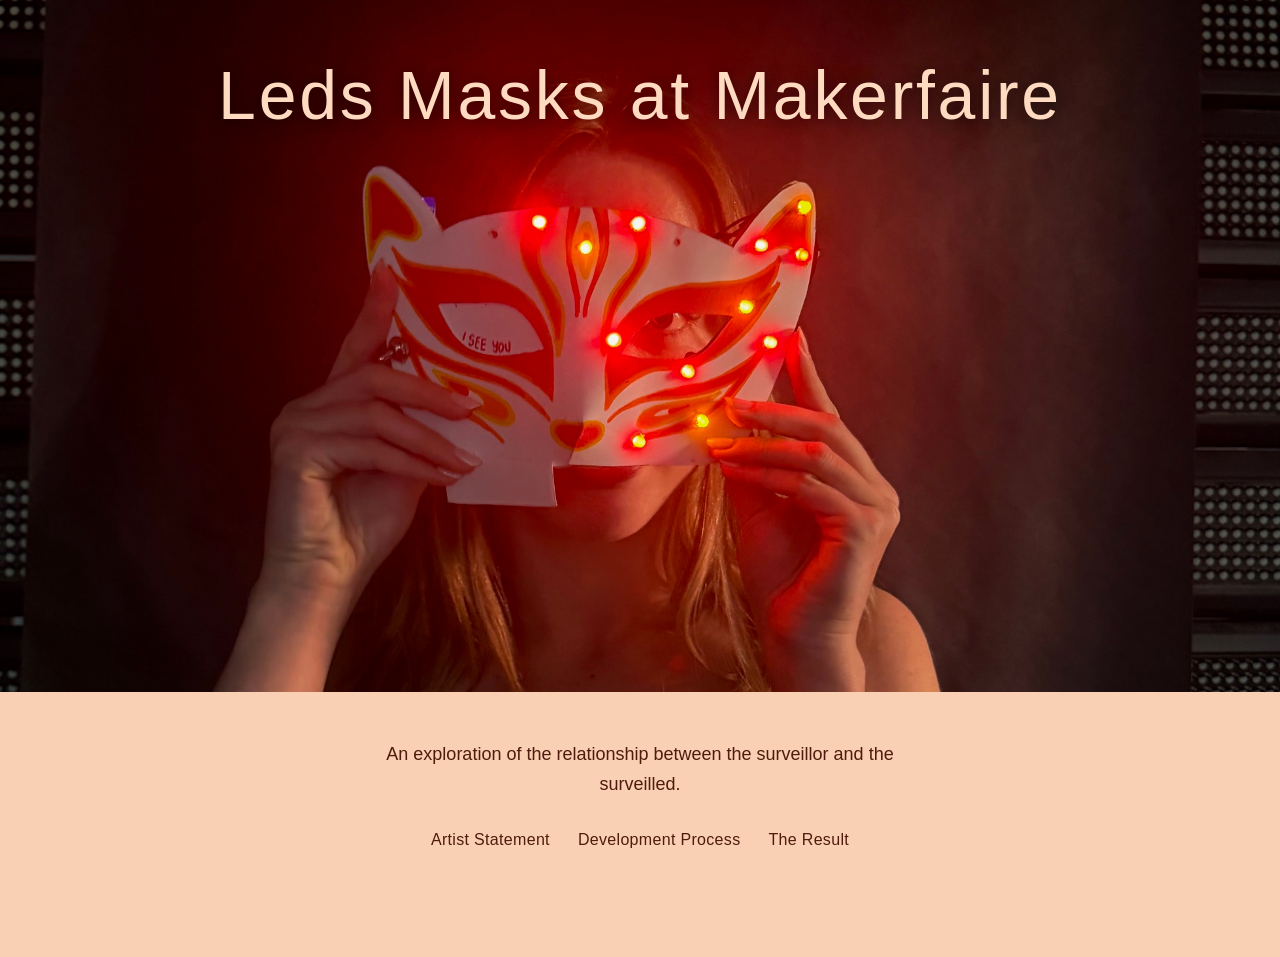
<file: index.html>
<!DOCTYPE html>
<html lang="en">
<head>
  <meta charset="UTF-8">
  <meta name="viewport" content="width=device-width, initial-scale=1.0">
  <title>I See You, You See Me</title>
  <link rel="stylesheet" href="style.css?v=14">
</head>
<body>
  <header class="site-header">
    <img class="header-photo" src="images/header.jpg?v=2" alt="">
    <h1><a href="index.html">Leds Masks at Makerfaire</a></h1>
  </header>
  <main>
    <p class="intro">An exploration of the relationship between the surveillor and the surveilled.</p>
    <nav class="site-nav" aria-label="Sections">
      <a href="artist-statement.html">Artist Statement</a>
      <a href="development-process.html">Development Process</a>
      <a href="the-result.html">The Result</a>
    </nav>
  </main>
</body>
</html>
</file>
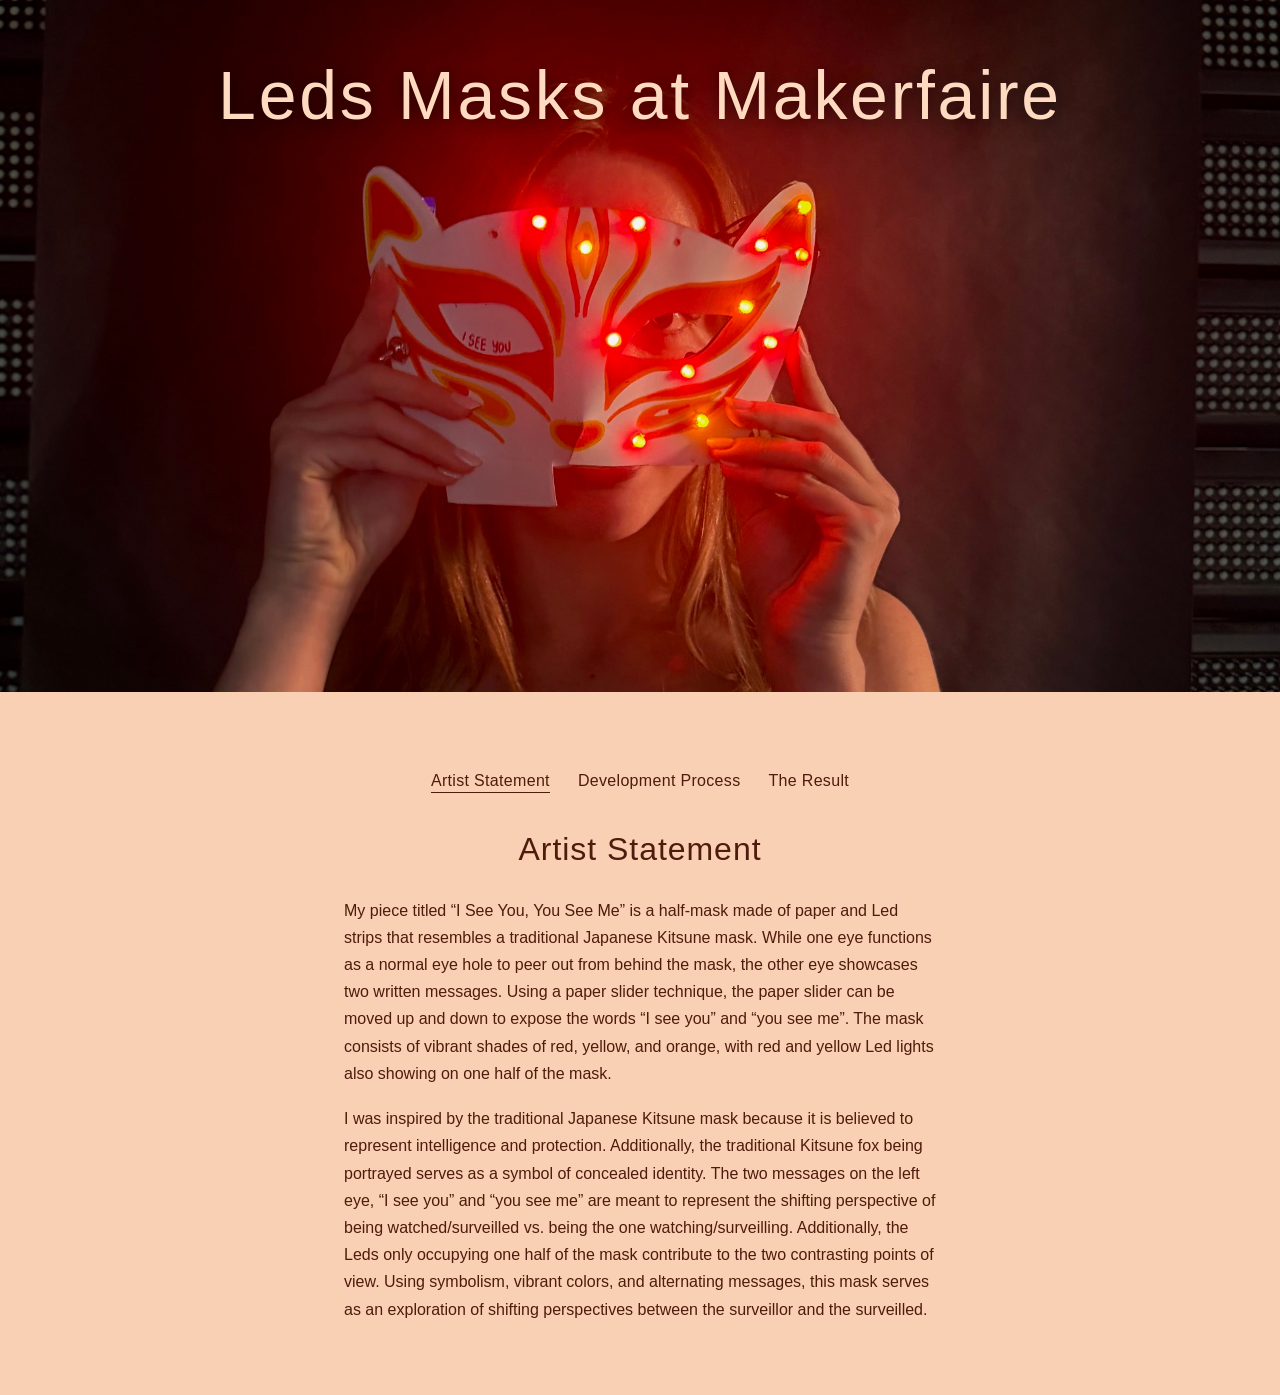
<file: artist-statement.html>
<!DOCTYPE html>
<html lang="en">
<head>
  <meta charset="UTF-8">
  <meta name="viewport" content="width=device-width, initial-scale=1.0">
  <title>Artist Statement — I See You, You See Me</title>
  <link rel="stylesheet" href="style.css?v=14">
</head>
<body>
  <header class="site-header">
    <img class="header-photo" src="images/header.jpg?v=2" alt="">
    <h1><a href="index.html">Leds Masks at Makerfaire</a></h1>
  </header>
  <main>
    <nav class="site-nav" aria-label="Sections">
      <a href="artist-statement.html" aria-current="page">Artist Statement</a>
      <a href="development-process.html">Development Process</a>
      <a href="the-result.html">The Result</a>
    </nav>
    <h2 class="page-title">Artist Statement</h2>
    <div class="statement">
      <p>
        My piece titled “I See You, You See Me” is a half-mask made of paper and Led strips that resembles a traditional
        Japanese Kitsune mask. While one eye functions as a normal eye hole to peer out from behind the mask, the other
        eye showcases two written messages. Using a paper slider technique, the paper slider can be moved up and down to
        expose the words “I see you” and “you see me”. The mask consists of vibrant shades of red, yellow, and orange,
        with red and yellow Led lights also showing on one half of the mask.
      </p>
      <p>
        I was inspired by the traditional Japanese Kitsune mask because it is believed to represent intelligence and
        protection. Additionally, the traditional Kitsune fox being portrayed serves as a symbol of concealed identity.
        The two messages on the left eye, “I see you” and “you see me” are meant to represent the shifting perspective
        of being watched/surveilled vs. being the one watching/surveilling. Additionally, the Leds only occupying one
        half of the mask contribute to the two contrasting points of view. Using symbolism, vibrant colors, and
        alternating messages, this mask serves as an exploration of shifting perspectives between the surveillor and the
        surveilled.
      </p>
    </div>
  </main>
</body>
</html>
</file>
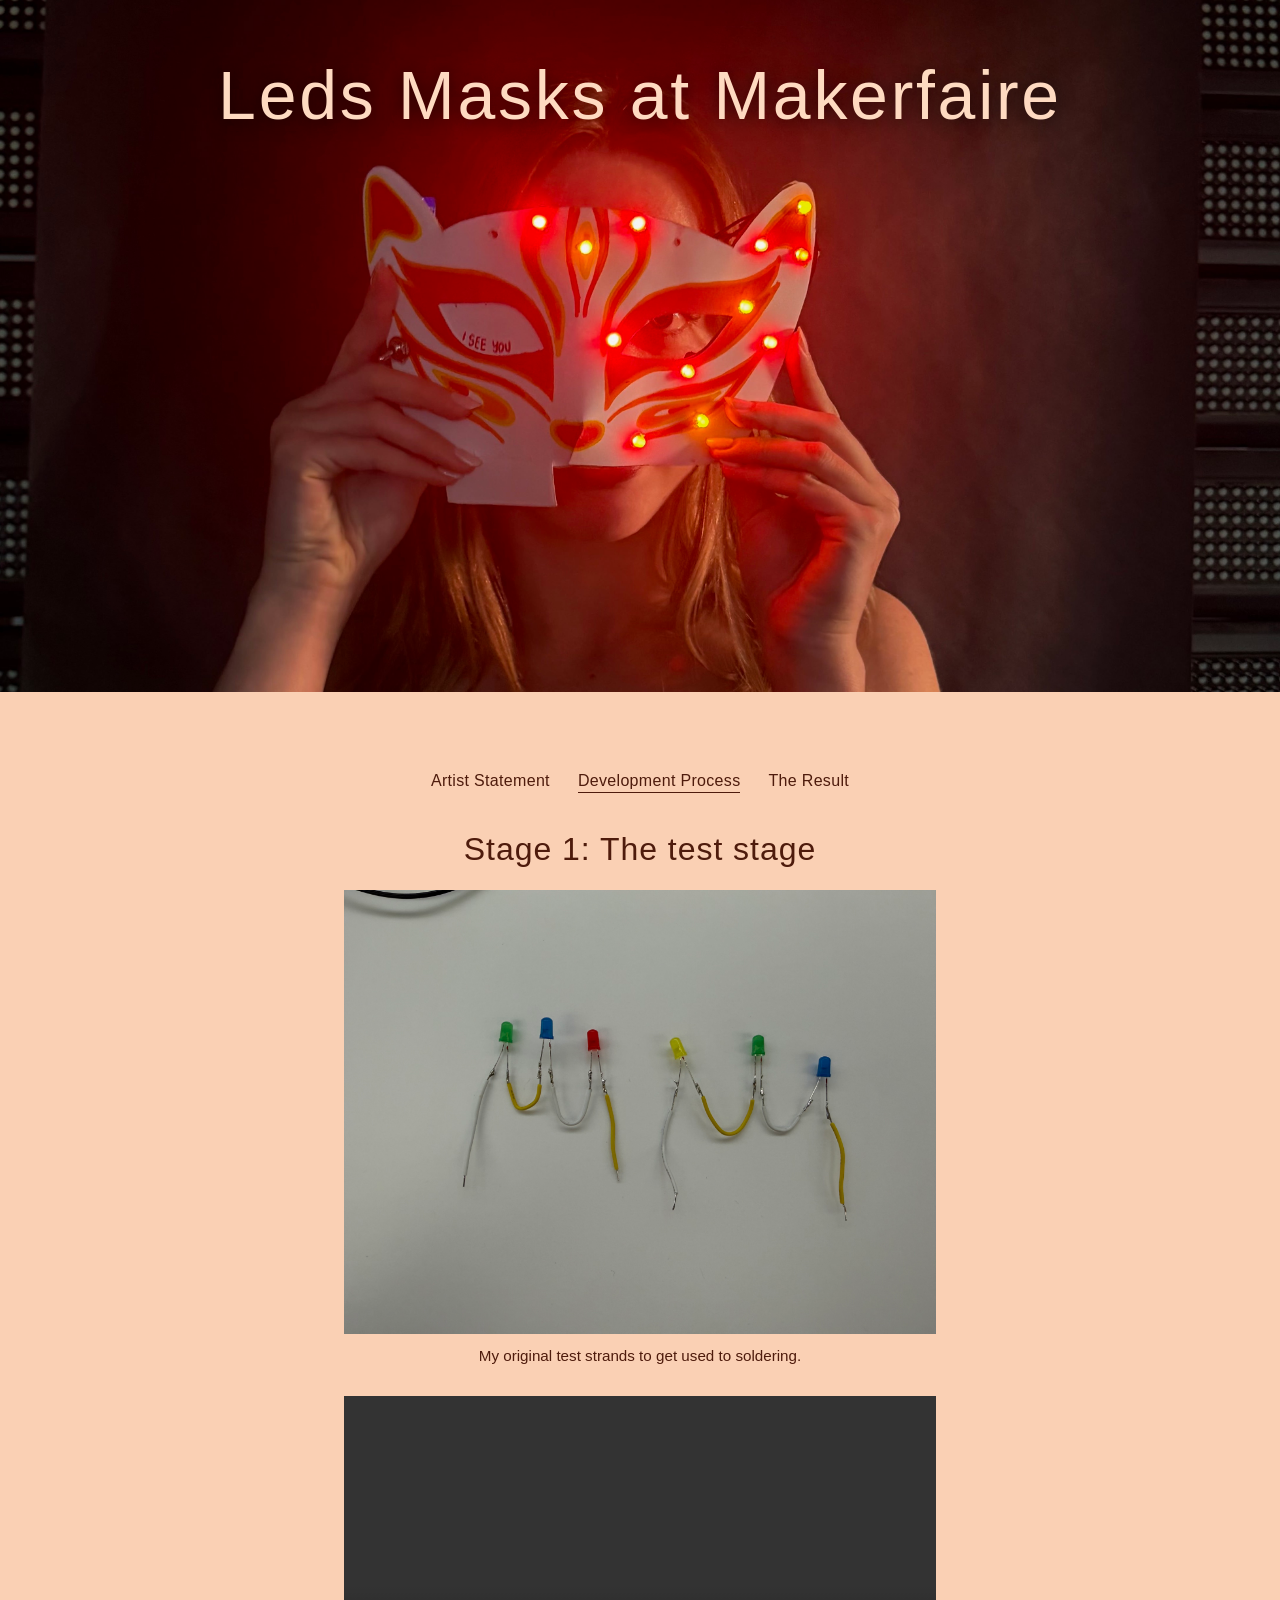
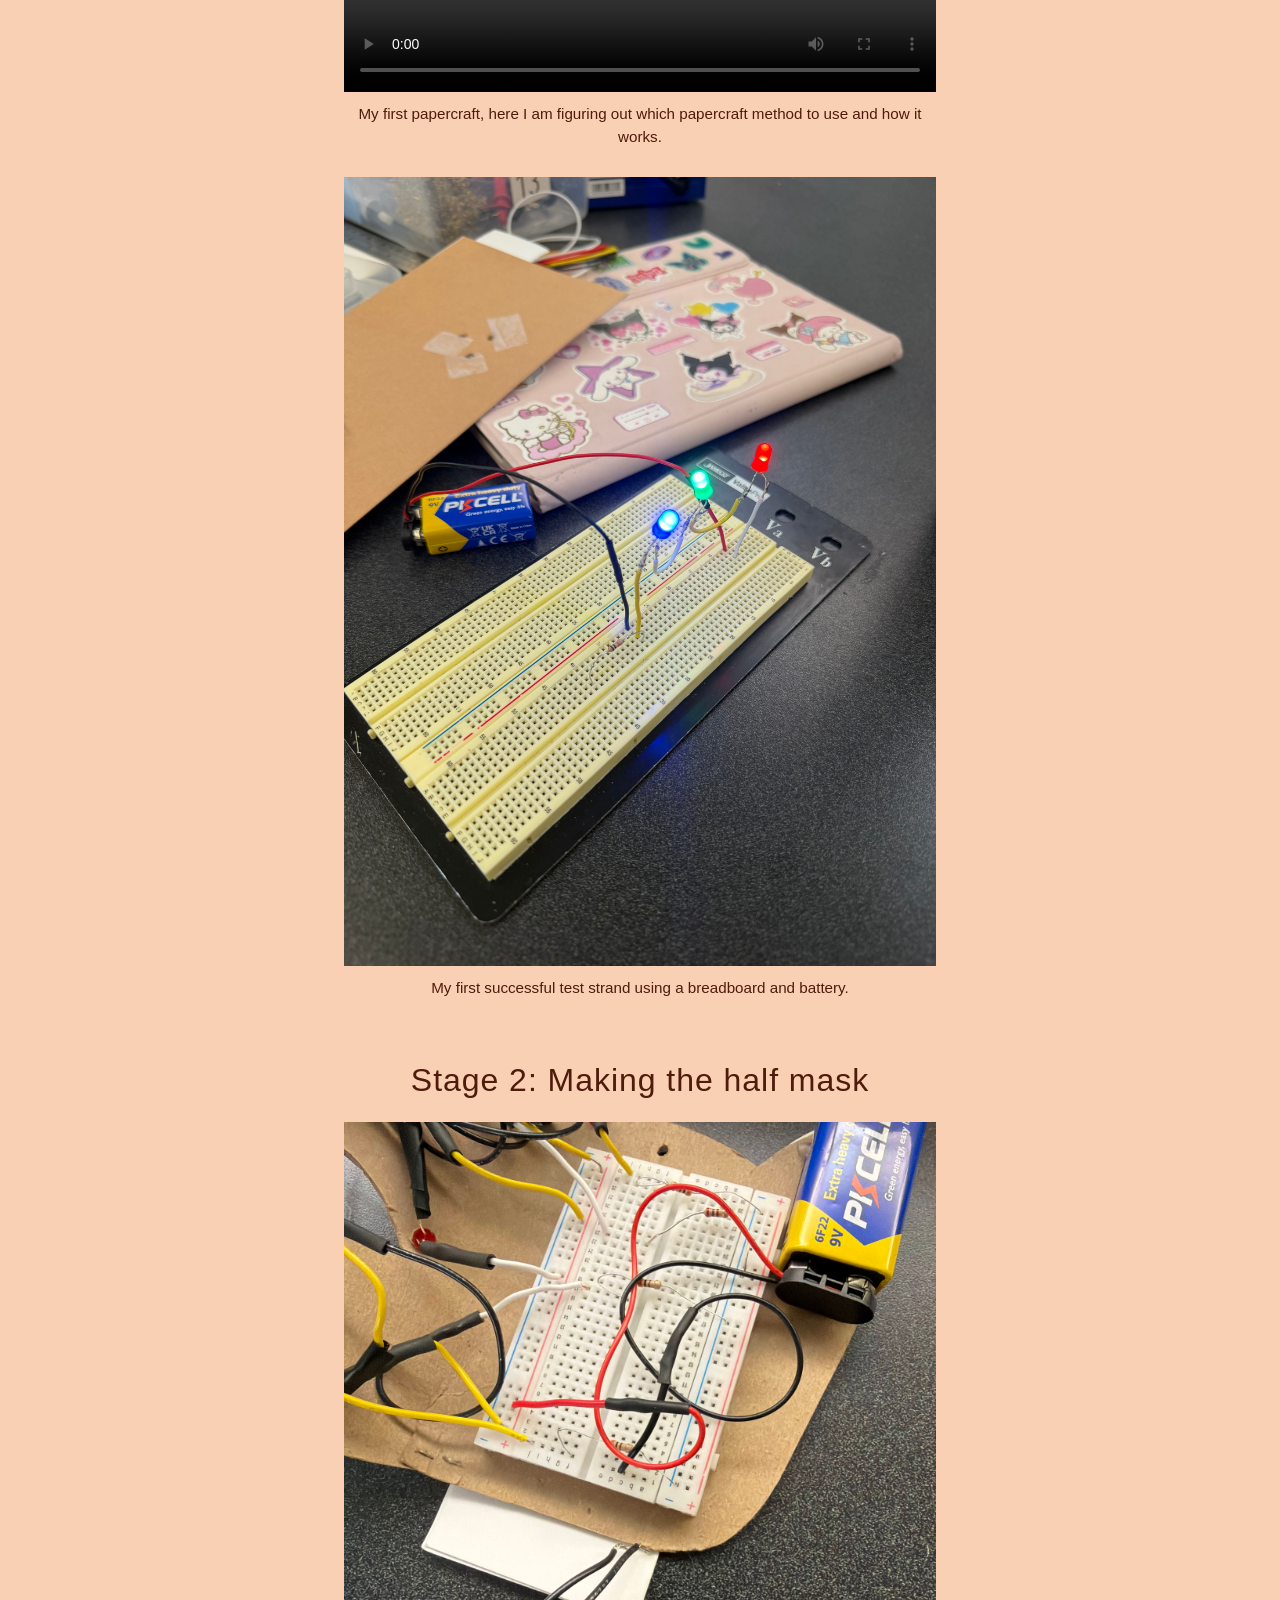
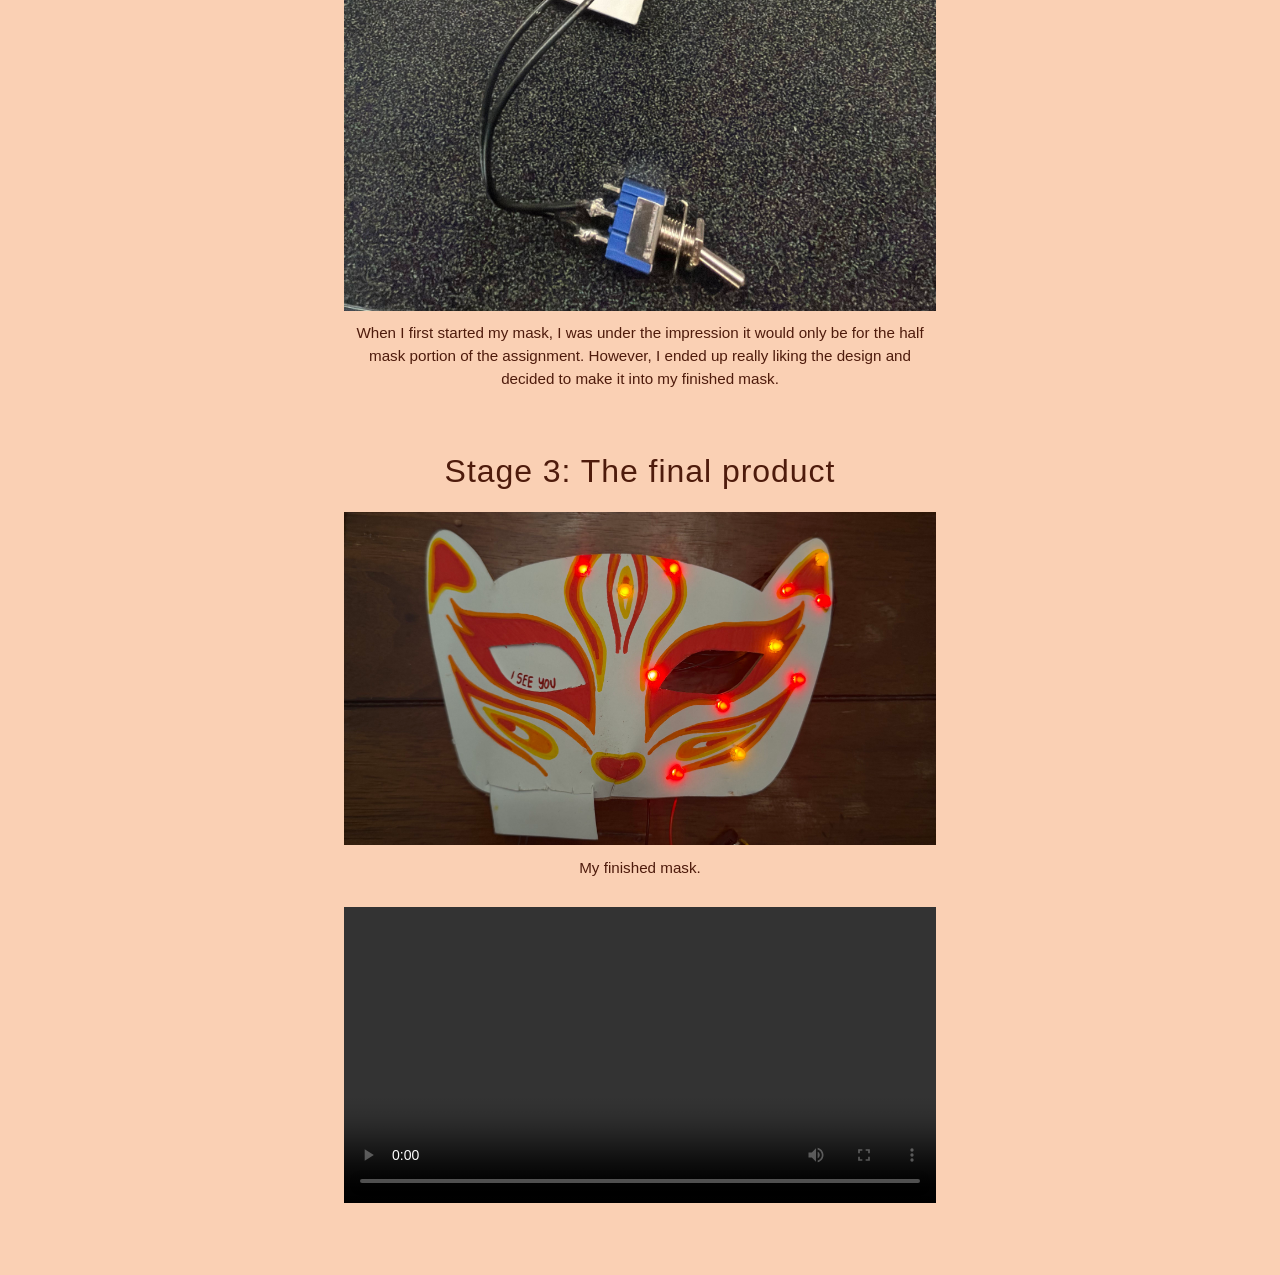
<file: development-process.html>
<!DOCTYPE html>
<html lang="en">
<head>
  <meta charset="UTF-8">
  <meta name="viewport" content="width=device-width, initial-scale=1.0">
  <title>Development Process — I See You, You See Me</title>
  <link rel="stylesheet" href="style.css?v=14">
</head>
<body>
  <header class="site-header">
    <img class="header-photo" src="images/header.jpg?v=2" alt="">
    <h1><a href="index.html">Leds Masks at Makerfaire</a></h1>
  </header>
  <main>
    <nav class="site-nav" aria-label="Sections">
      <a href="artist-statement.html">Artist Statement</a>
      <a href="development-process.html" aria-current="page">Development Process</a>
      <a href="the-result.html">The Result</a>
    </nav>
    <div class="development-process">
      <section class="stage">
        <h2>Stage 1: The test stage</h2>
        <figure class="process-media">
          <img src="images/ledteststrand.jpg" alt="Six colored LEDs with jumper wires, arranged in two groups on a white surface.">
          <figcaption>My original test strands to get used to soldering.</figcaption>
          <video controls playsinline preload="metadata">
            <source src="images/papertest.mp4" type="video/mp4">
            <source src="images/papertest.MOV" type="video/quicktime">
          </video>
          <figcaption>My first papercraft, here I am figuring out which papercraft method to use and how it works.</figcaption>
          <img src="images/teststrandboard.jpg" alt="A breadboard powered by a 9-volt battery, with blue, green, and red LEDs lit.">
          <figcaption>My first successful test strand using a breadboard and battery.</figcaption>
        </figure>
      </section>
      <section class="stage">
        <h2>Stage 2: Making the half mask</h2>
        <figure class="process-media">
          <img src="images/halfmask.jpg" alt="A cardboard half-mask base with a breadboard, battery, and toggle switch wired together.">
          <figcaption>When I first started my mask, I was under the impression it would only be for the half mask portion of the assignment. However, I ended up really liking the design and decided to make it into my finished mask.</figcaption>
        </figure>
      </section>
      <section class="stage">
        <h2>Stage 3: The final product</h2>
        <figure class="process-media">
          <img src="images/finishmask.jpg" alt="A finished kitsune mask with red and yellow LEDs lit.">
          <figcaption>My finished mask.</figcaption>
          <video controls playsinline preload="metadata">
            <source src="images/maskvideo.mp4" type="video/mp4">
          </video>
        </figure>
      </section>
    </div>
  </main>
</body>
</html>
</file>
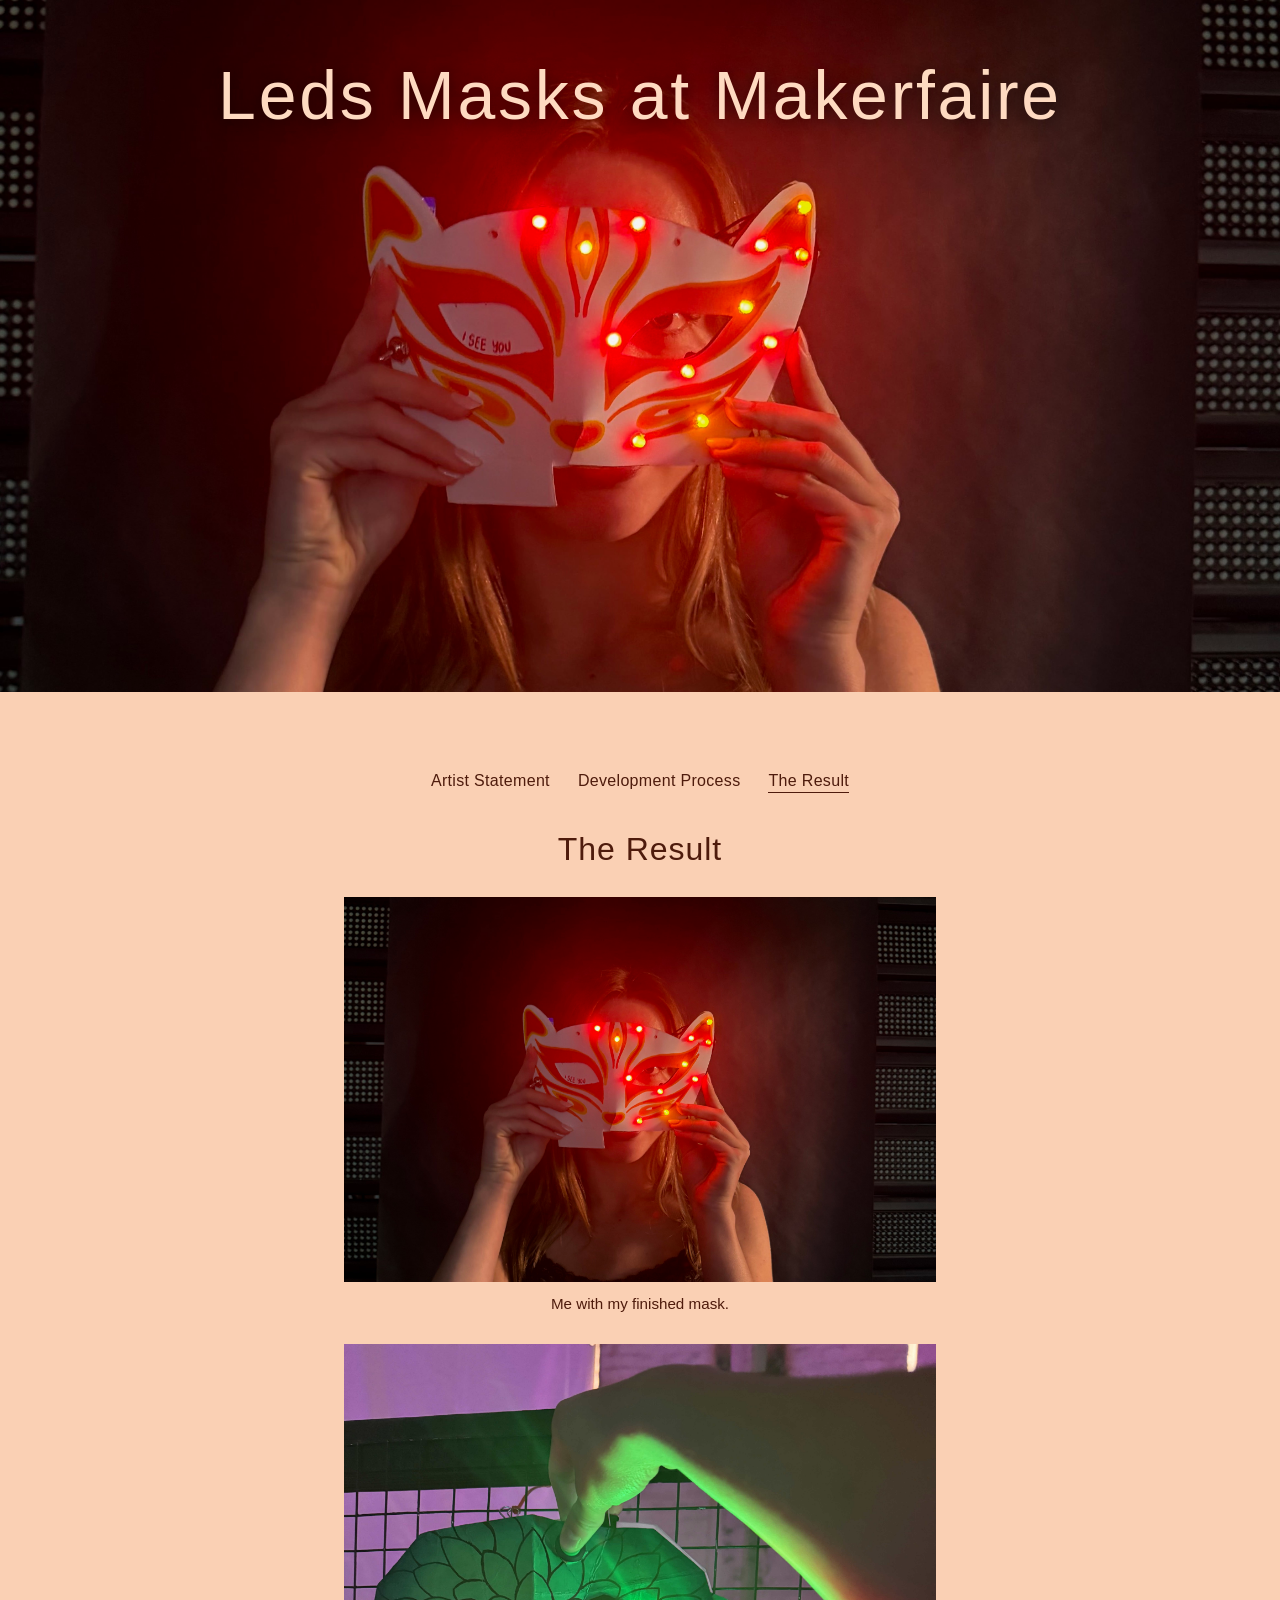
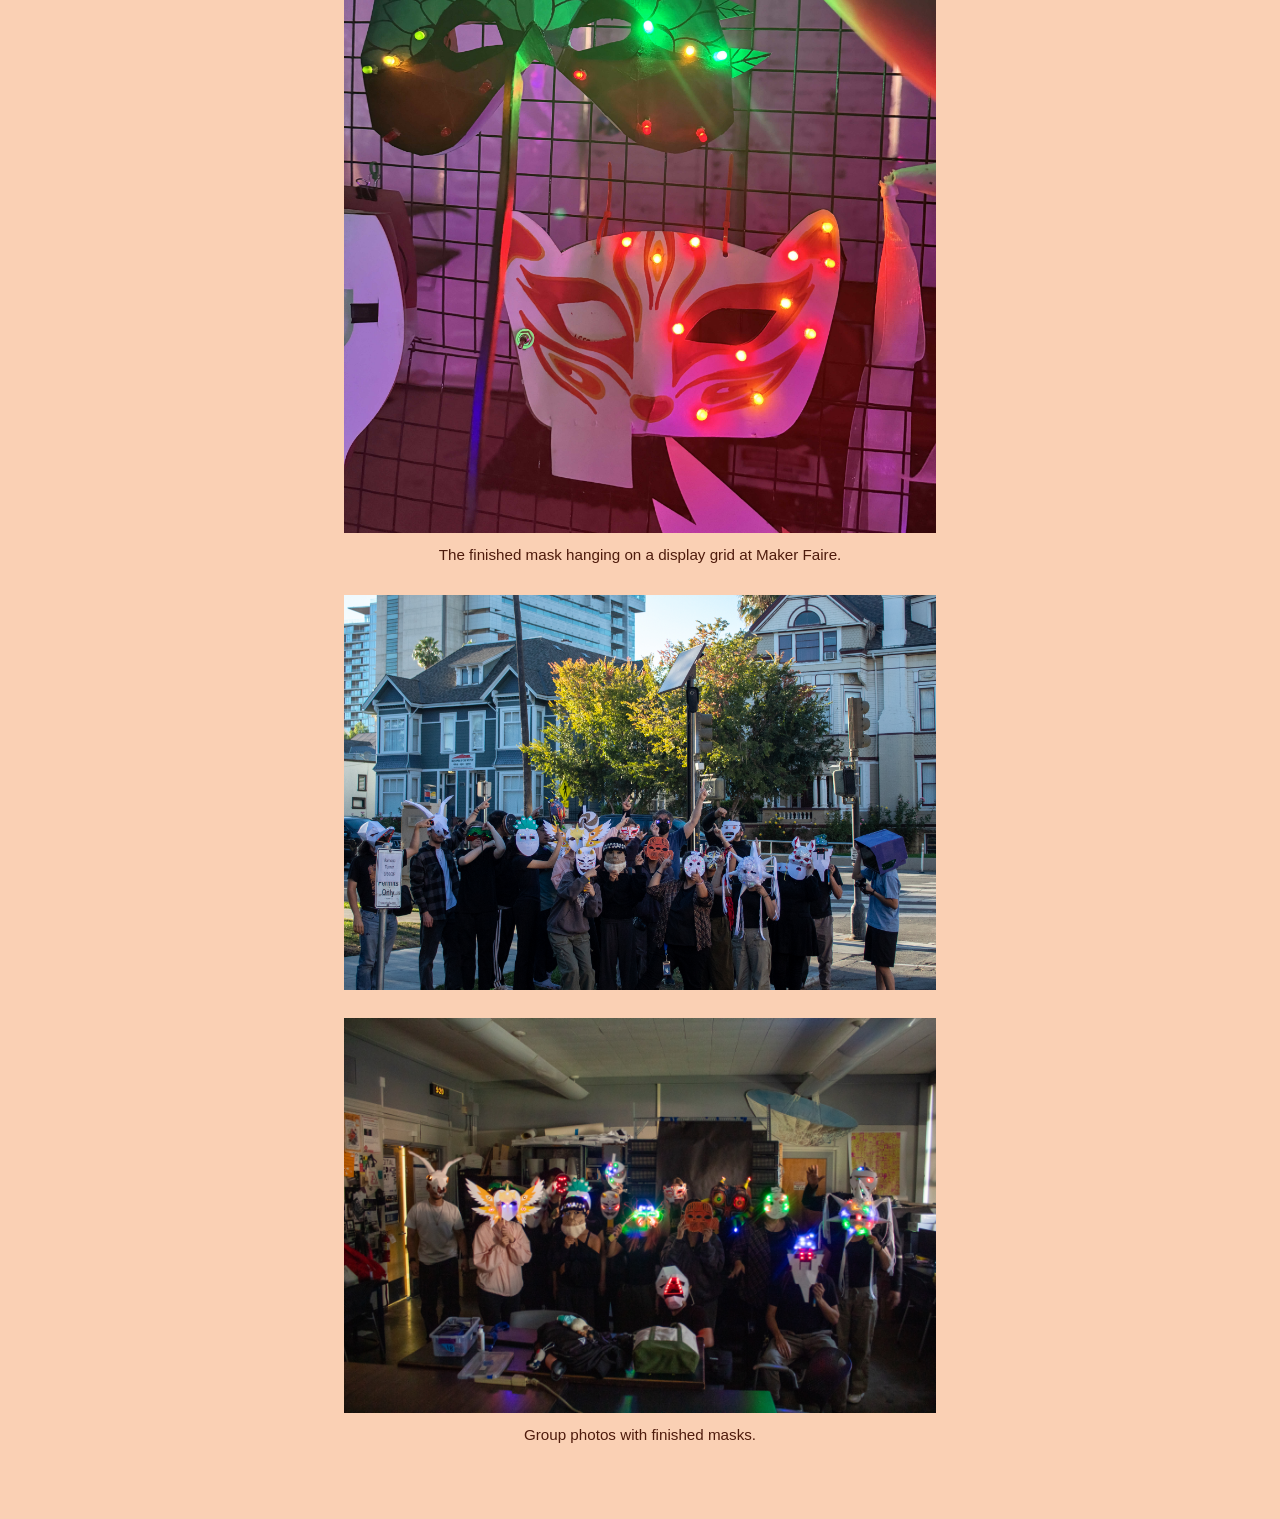
<file: the-result.html>
<!DOCTYPE html>
<html lang="en">
<head>
  <meta charset="UTF-8">
  <meta name="viewport" content="width=device-width, initial-scale=1.0">
  <title>The Result — I See You, You See Me</title>
  <link rel="stylesheet" href="style.css?v=14">
</head>
<body>
  <header class="site-header">
    <img class="header-photo" src="images/header.jpg?v=2" alt="">
    <h1><a href="index.html">Leds Masks at Makerfaire</a></h1>
  </header>
  <main>
    <nav class="site-nav" aria-label="Sections">
      <a href="artist-statement.html">Artist Statement</a>
      <a href="development-process.html">Development Process</a>
      <a href="the-result.html" aria-current="page">The Result</a>
    </nav>
    <h2 class="page-title">The Result</h2>
    <figure class="process-media">
      <img src="images/final.mask" alt="A person holding the finished kitsune mask, with red and yellow LEDs lit.">
      <figcaption>Me with my finished mask.</figcaption>
      <img src="images/makerfaire.JPG" alt="The finished kitsune mask hanging on a display grid at Maker Faire, with its LEDs lit.">
      <figcaption>The finished mask hanging on a display grid at Maker Faire.</figcaption>
      <img src="images/group.masks.outside.jpg" alt="A group of people wearing finished masks, posing together outdoors.">
      <img src="images/group.masks.jpg" alt="A group of people wearing finished light-up masks, posing together indoors.">
      <figcaption>Group photos with finished masks.</figcaption>
    </figure>
  </main>
</body>
</html>
</file>
<file: style.css>
* {
  box-sizing: border-box;
  margin: 0;
  padding: 0;
}

body {
  min-height: 100vh;
  font-family: "Trebuchet MS", "Lucida Sans Unicode", "Lucida Grande", "Lucida Sans", Arial, sans-serif;
  background: #fad0b4;
  color: #4e1b0c;
}

a {
  color: inherit;
}

.site-header {
  position: relative;
  display: flex;
  align-items: flex-start;
  justify-content: center;
  width: 100%;
  height: calc(100svh - 13rem);
  min-height: 18rem;
  padding: 3.5rem 1.5rem 2rem;
  overflow: hidden;
  text-align: center;
  background: #1a0a08;
}

.header-photo {
  position: absolute;
  inset: 0;
  width: 100%;
  height: 100%;
  object-fit: cover;
  object-position: center center;
}

h1 {
  position: relative;
  z-index: 1;
  font-size: clamp(2.1rem, 6vw, 4.25rem);
  font-weight: 400;
  letter-spacing: 0.04em;
  line-height: 1.15;
}

h1 a {
  color: #fedac1;
  text-decoration: none;
  text-shadow: 0 2px 18px rgba(0, 0, 0, 0.65);
}

h1 a:hover,
h1 a:focus-visible {
  color: #fff4ea;
}

main {
  max-width: 40rem;
  margin: 0 auto;
  padding: 3rem 1.5rem 4.5rem;
}

.intro {
  max-width: 34rem;
  margin: 0 auto;
  text-align: center;
  font-size: 1.125rem;
  line-height: 1.65;
}

.site-nav {
  display: flex;
  flex-wrap: wrap;
  justify-content: center;
  gap: 0.85rem 1.75rem;
  margin: 2rem 0 2.25rem;
}

.site-nav a {
  color: #4e1b0c;
  text-decoration: none;
  letter-spacing: 0.02em;
}

.site-nav a:hover,
.site-nav a:focus-visible {
  color: #8f3f27;
}

.site-nav a[aria-current="page"] {
  border-bottom: 1px solid currentColor;
  padding-bottom: 0.1rem;
}

h2 {
  font-size: clamp(1.45rem, 3vw, 2rem);
  font-weight: 400;
  letter-spacing: 0.03em;
  line-height: 1.25;
  text-align: center;
}

.page-title {
  margin-bottom: 1.75rem;
}

.statement {
  font-size: 1rem;
  font-weight: 400;
  line-height: 1.7;
  text-align: left;
}

.statement p + p {
  margin-top: 1.15rem;
}

.stage + .stage {
  margin-top: 3.75rem;
}

.stage h2 {
  margin-bottom: 1.35rem;
}

.process-media {
  display: flex;
  flex-direction: column;
}

.process-media img,
.process-media video {
  display: block;
  width: 100%;
  height: auto;
  margin-top: 1.75rem;
}

.process-media img:first-child,
.process-media video:first-child {
  margin-top: 0;
}

figcaption {
  margin-top: 0.7rem;
  text-align: center;
  font-size: 0.95rem;
  line-height: 1.5;
}
</file>
